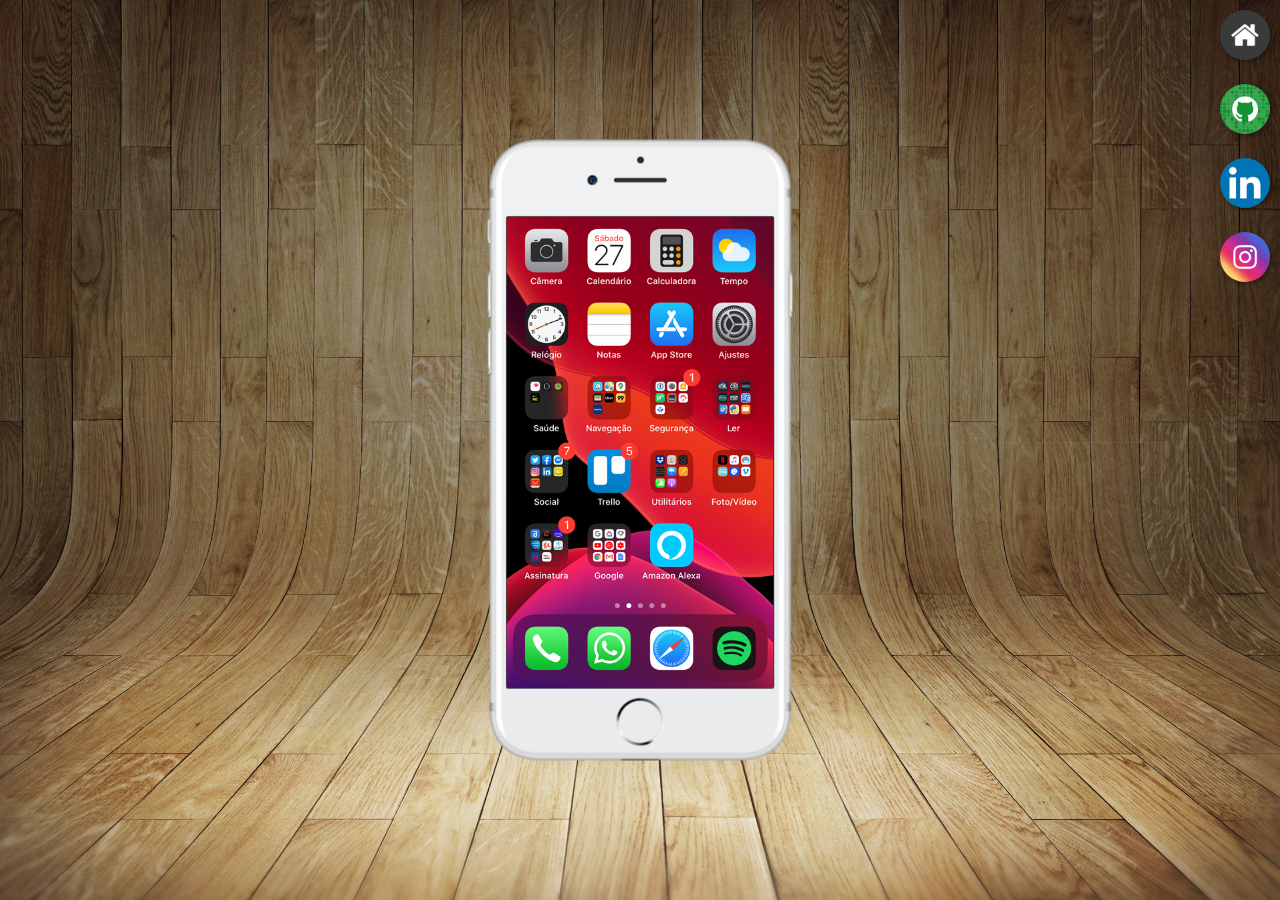
<file: index.html>
<!DOCTYPE html>
<html lang="pt-br">
<head>
    <meta charset="UTF-8">
    <meta name="viewport" content="width=device-width, initial-scale=1.0">
    <link rel="shortcut icon" href="imagens/favicon.ico" type="image/x-icon">
    <link rel="stylesheet" href="estilos/style.css">
    <title>Projeto Redes Sociais</title>
</head>
<body>
    <main>
        <section id="telefone">
            <iframe src="home.html" name="tela" id="tela" frameborder="0">
                Seu navegador não é compatível com isso.
            </iframe>
        </section>
        <section id="redes-sociais">
            <a href="home.html" target="tela"><img src="imagens/logo-home.jpg" alt="Home"></a><br> 

            <a href="github.html" target="tela"><img src="imagens/logo-github.jpg" alt="GitHub"></a><br>

            <a href="linkedin.html" target="tela"><img src="imagens/logo-linkedin.jpg" alt="LinkedIn"></a><br>

            <a href="instagram.html" target="tela"><img src="imagens/logo-instagram.jpg" alt="Instagram"></a><br>
        </section>
    </main>
</body>
</html>
</file>
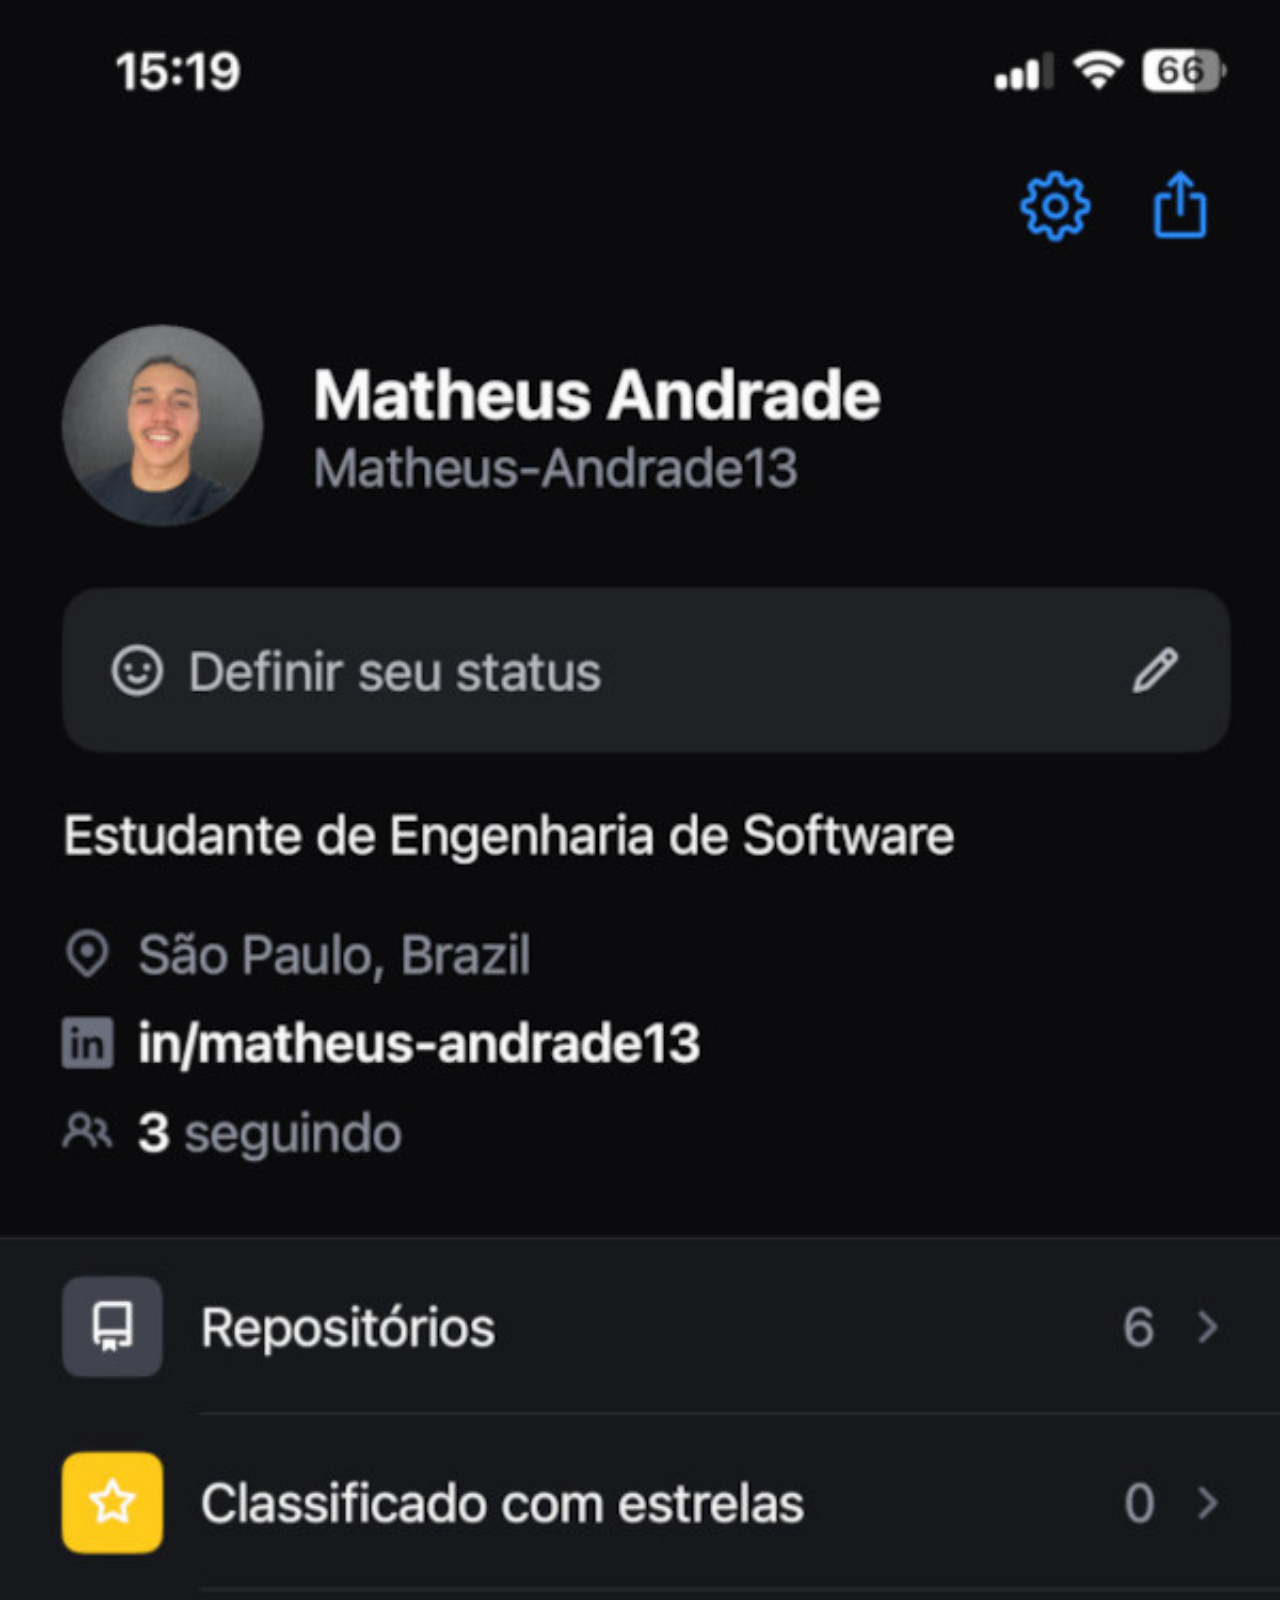
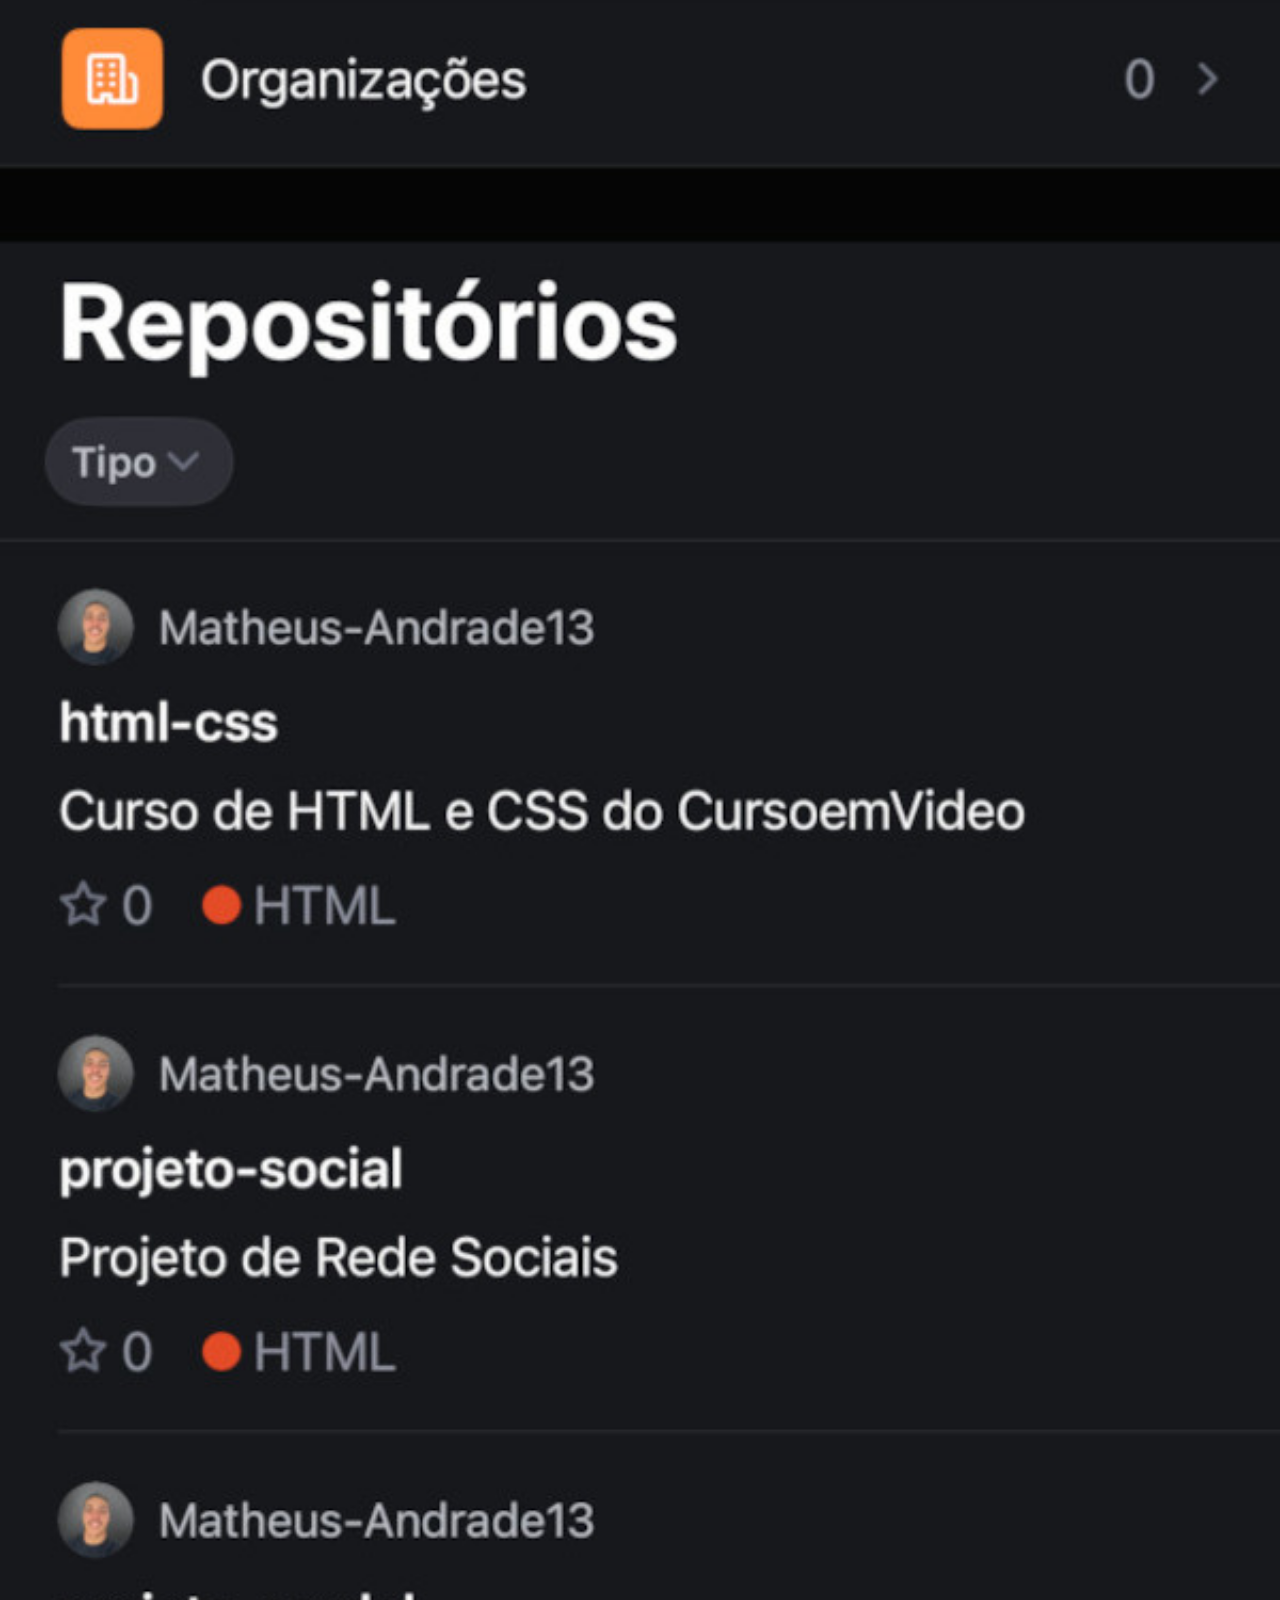
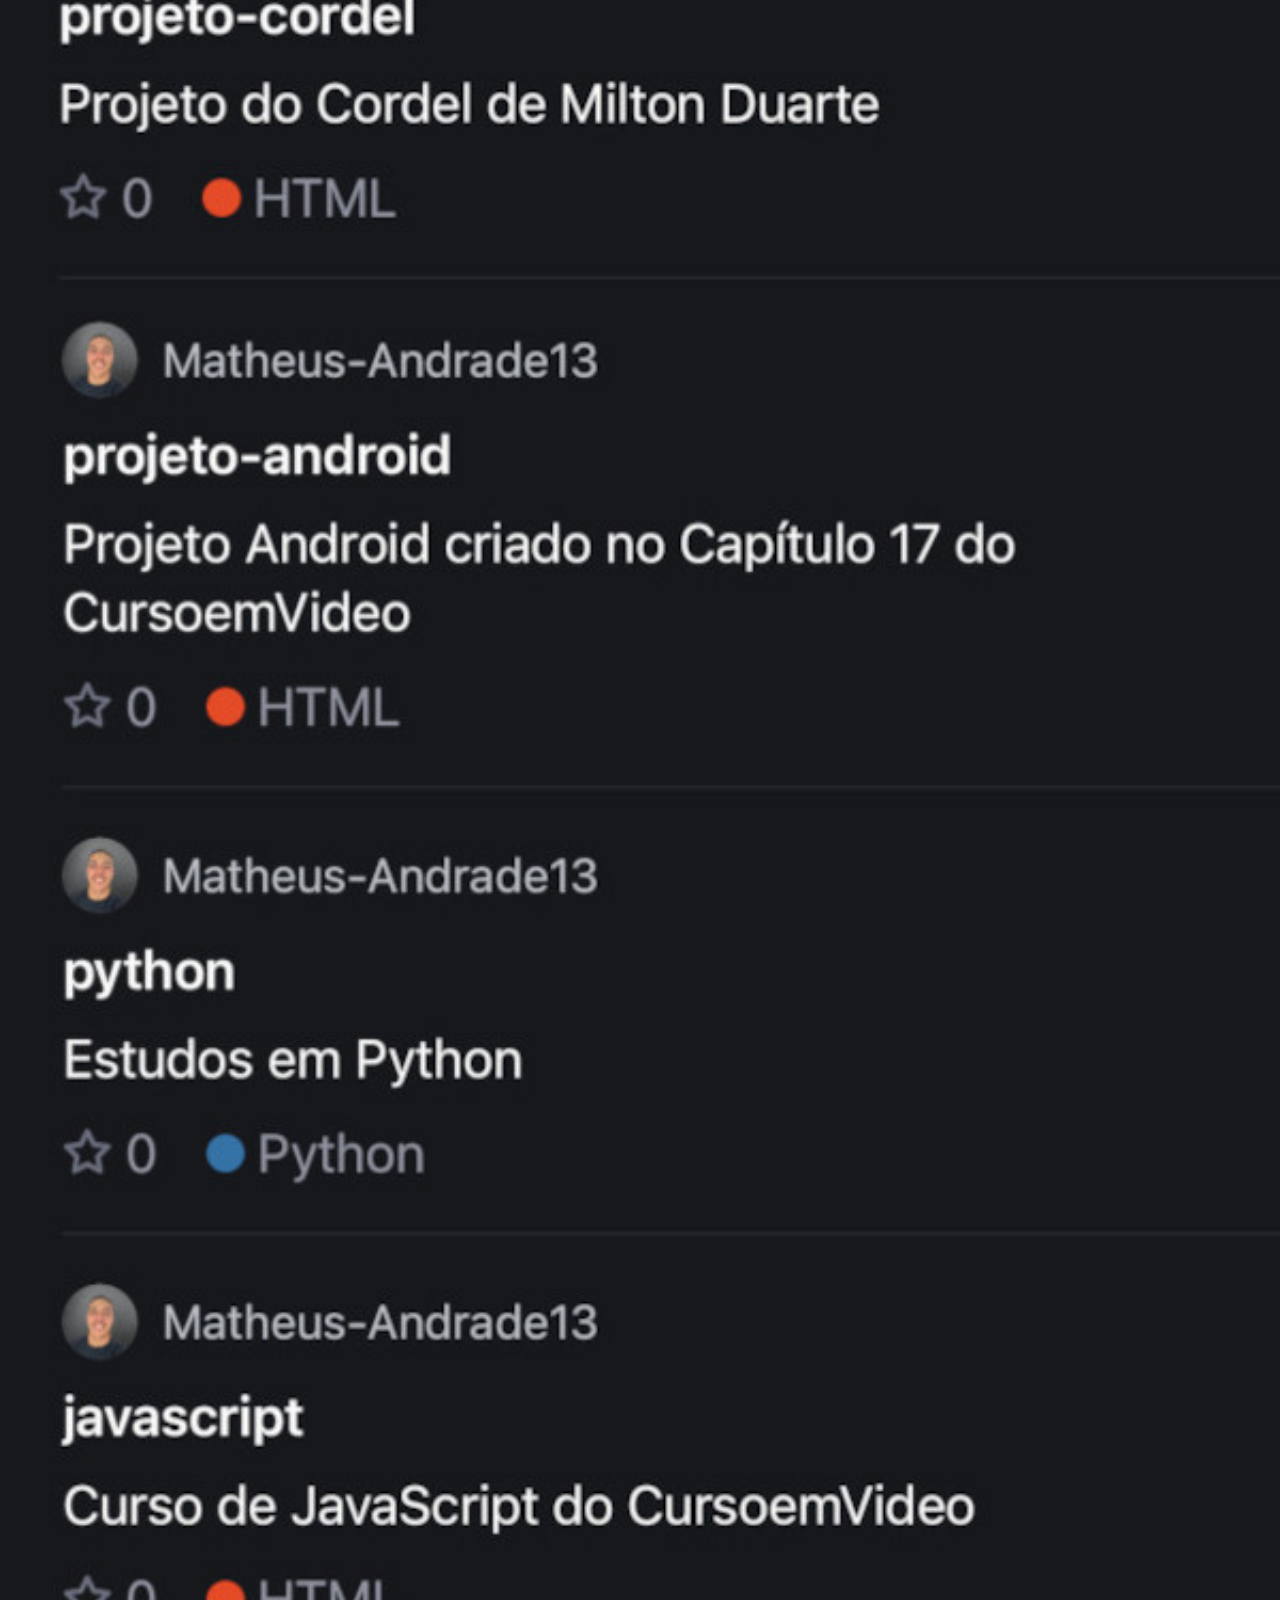
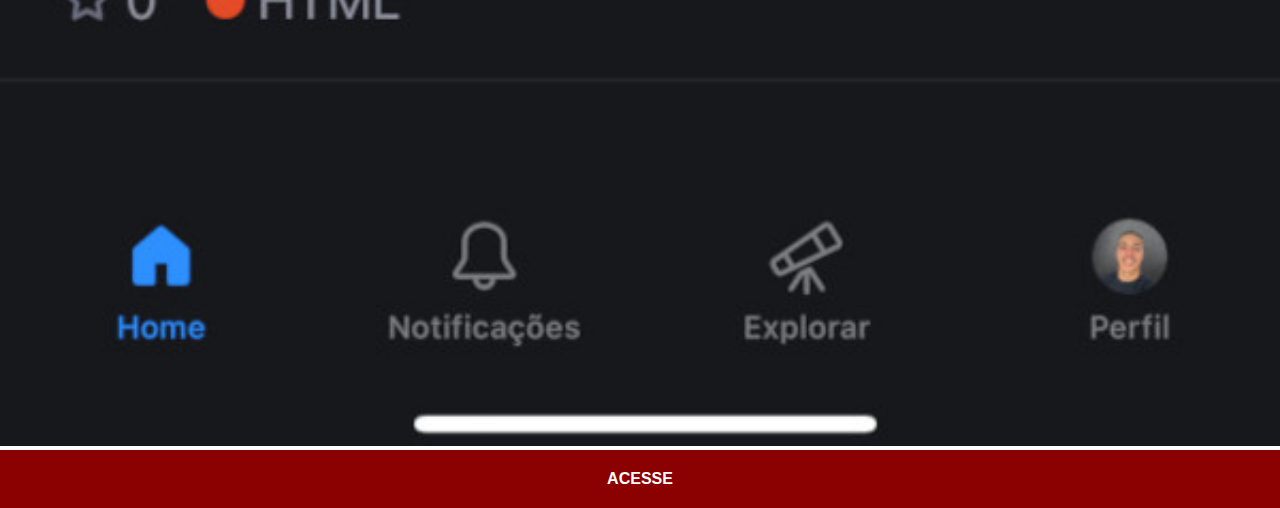
<file: github.html>
<!DOCTYPE html>
<html lang="pt-br">
<head>
    <meta charset="UTF-8">
    <meta name="viewport" content="width=device-width, initial-scale=1.0">
    <link rel="stylesheet" href="estilos/social.css">
    <title>GitHub</title>
</head>
<body>
    <img src="imagens/tela-github.jpg" alt="GitHub">
    <a href="https://github.com/Matheus-Andrade13" target="_blank">ACESSE</a>
</body>
</html>
</file>
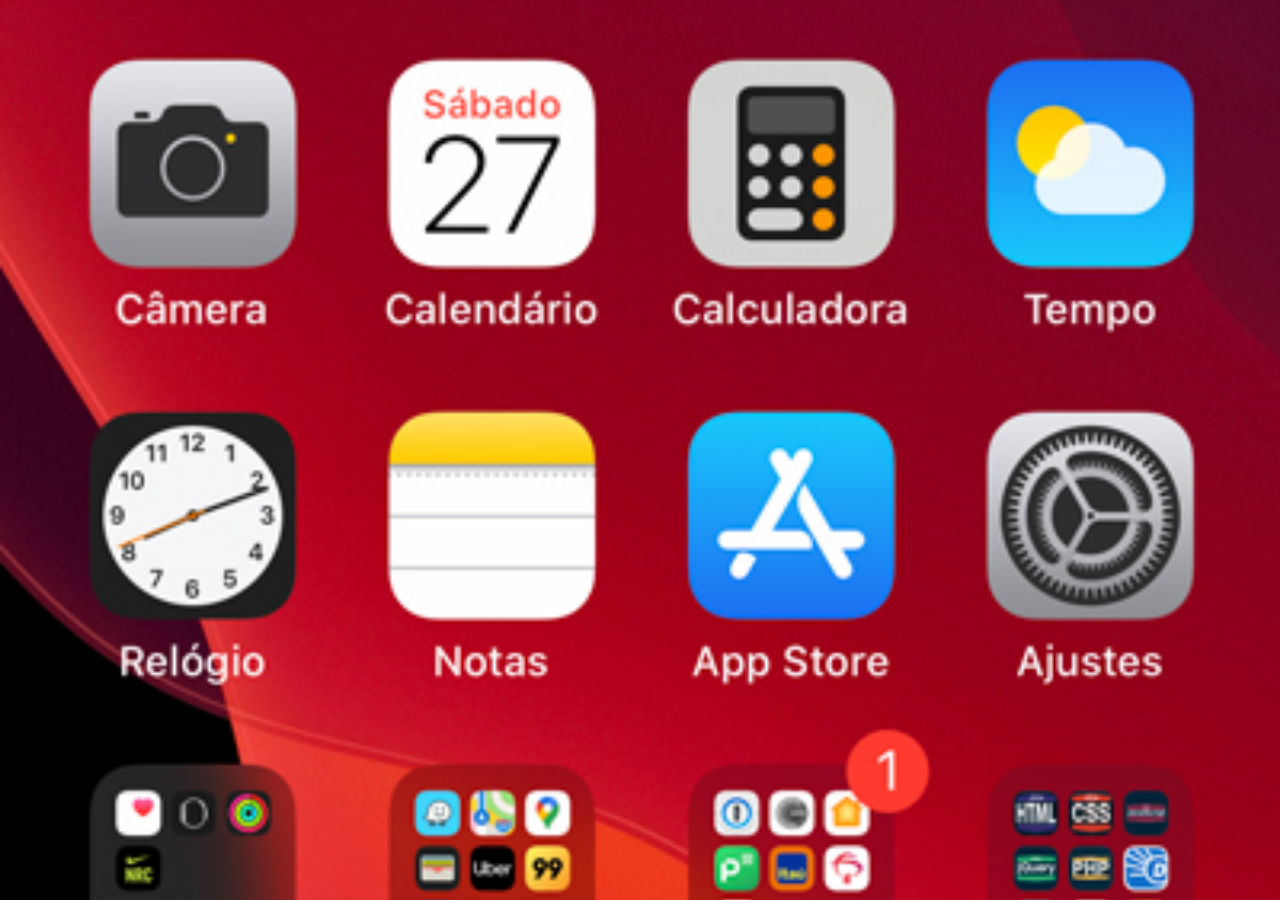
<file: home.html>
<!DOCTYPE html>
<html lang="pt-br">
<head>
    <meta charset="UTF-8">
    <meta name="viewport" content="width=device-width, initial-scale=1.0">
    <title>Home</title>
</head>
<style>
    * {
        margin: 0px;
        padding: 0px;
    }

    body {
        width: 100vw;
        height: 100vh;
        background: black url('imagens/tela-home.jpg') no-repeat top center;
        background-size: cover;
    }
</style>
<body>
    
</body>
</html>
</file>
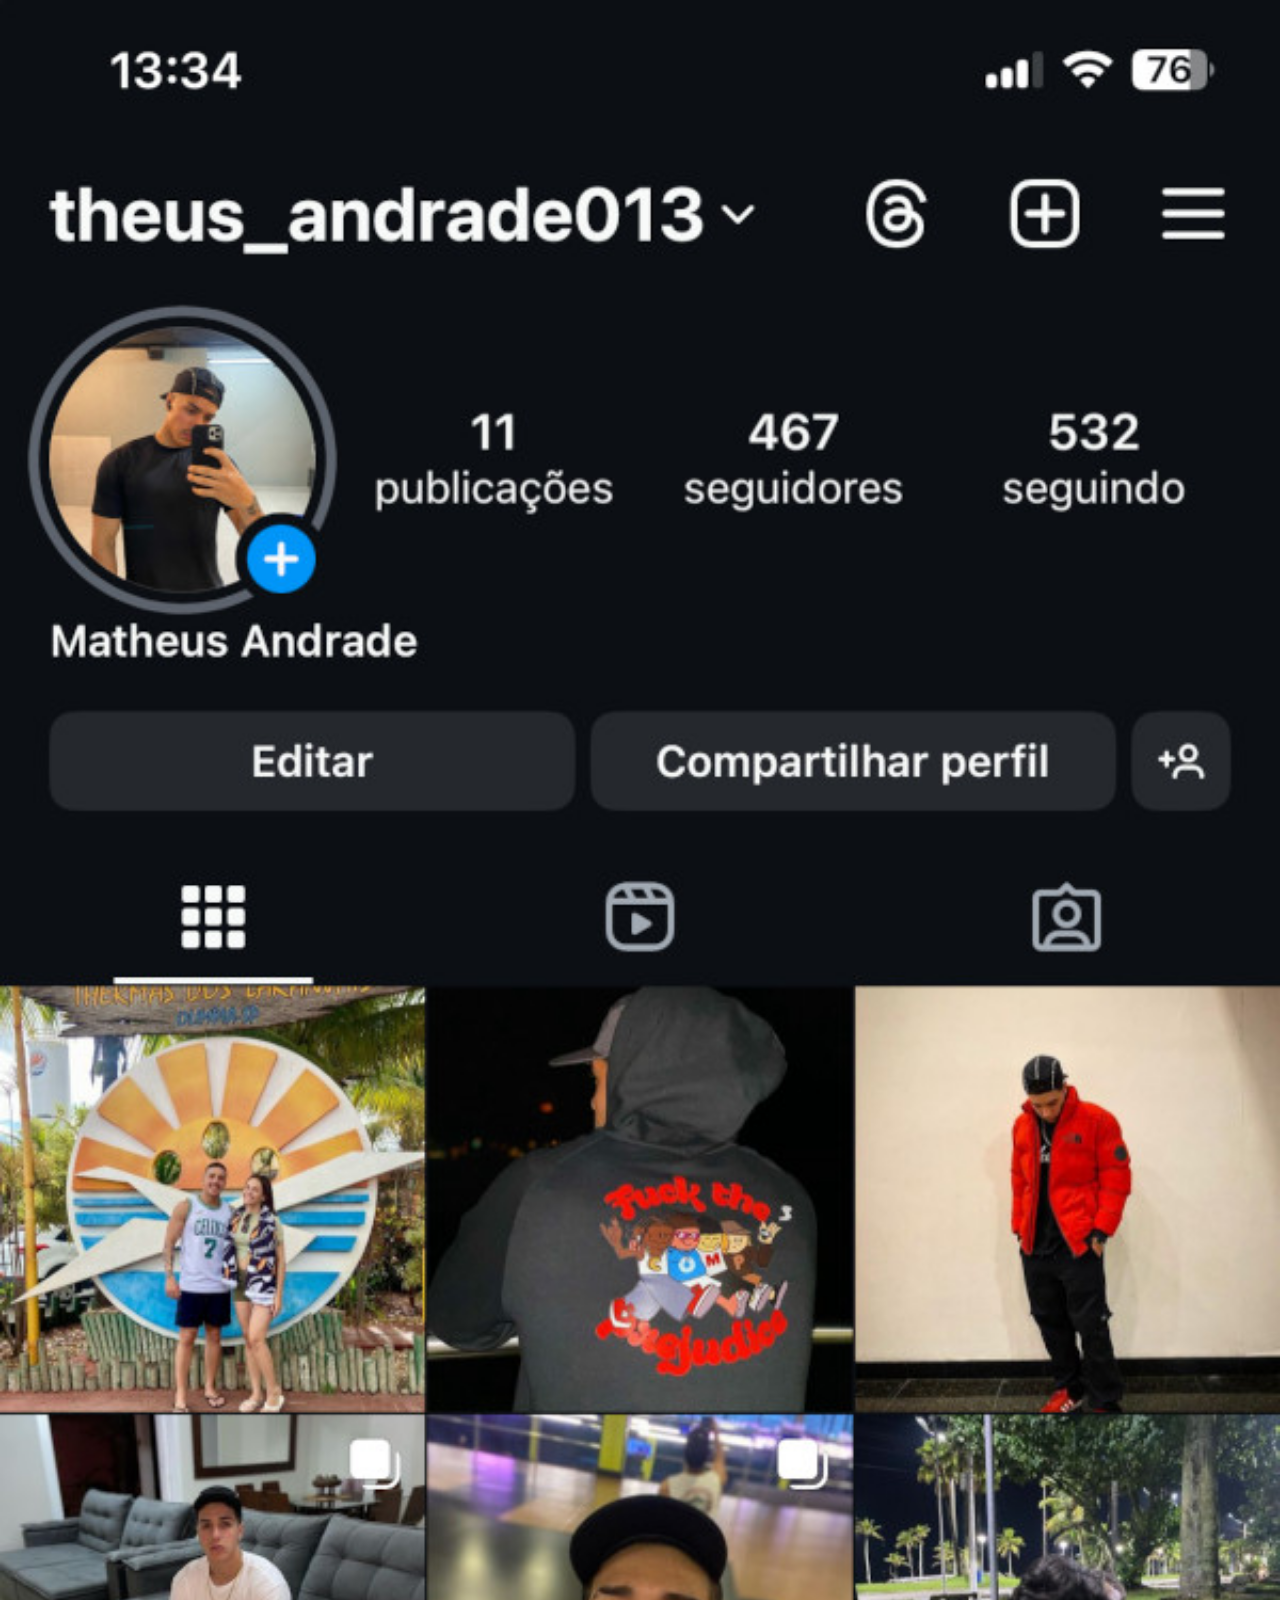
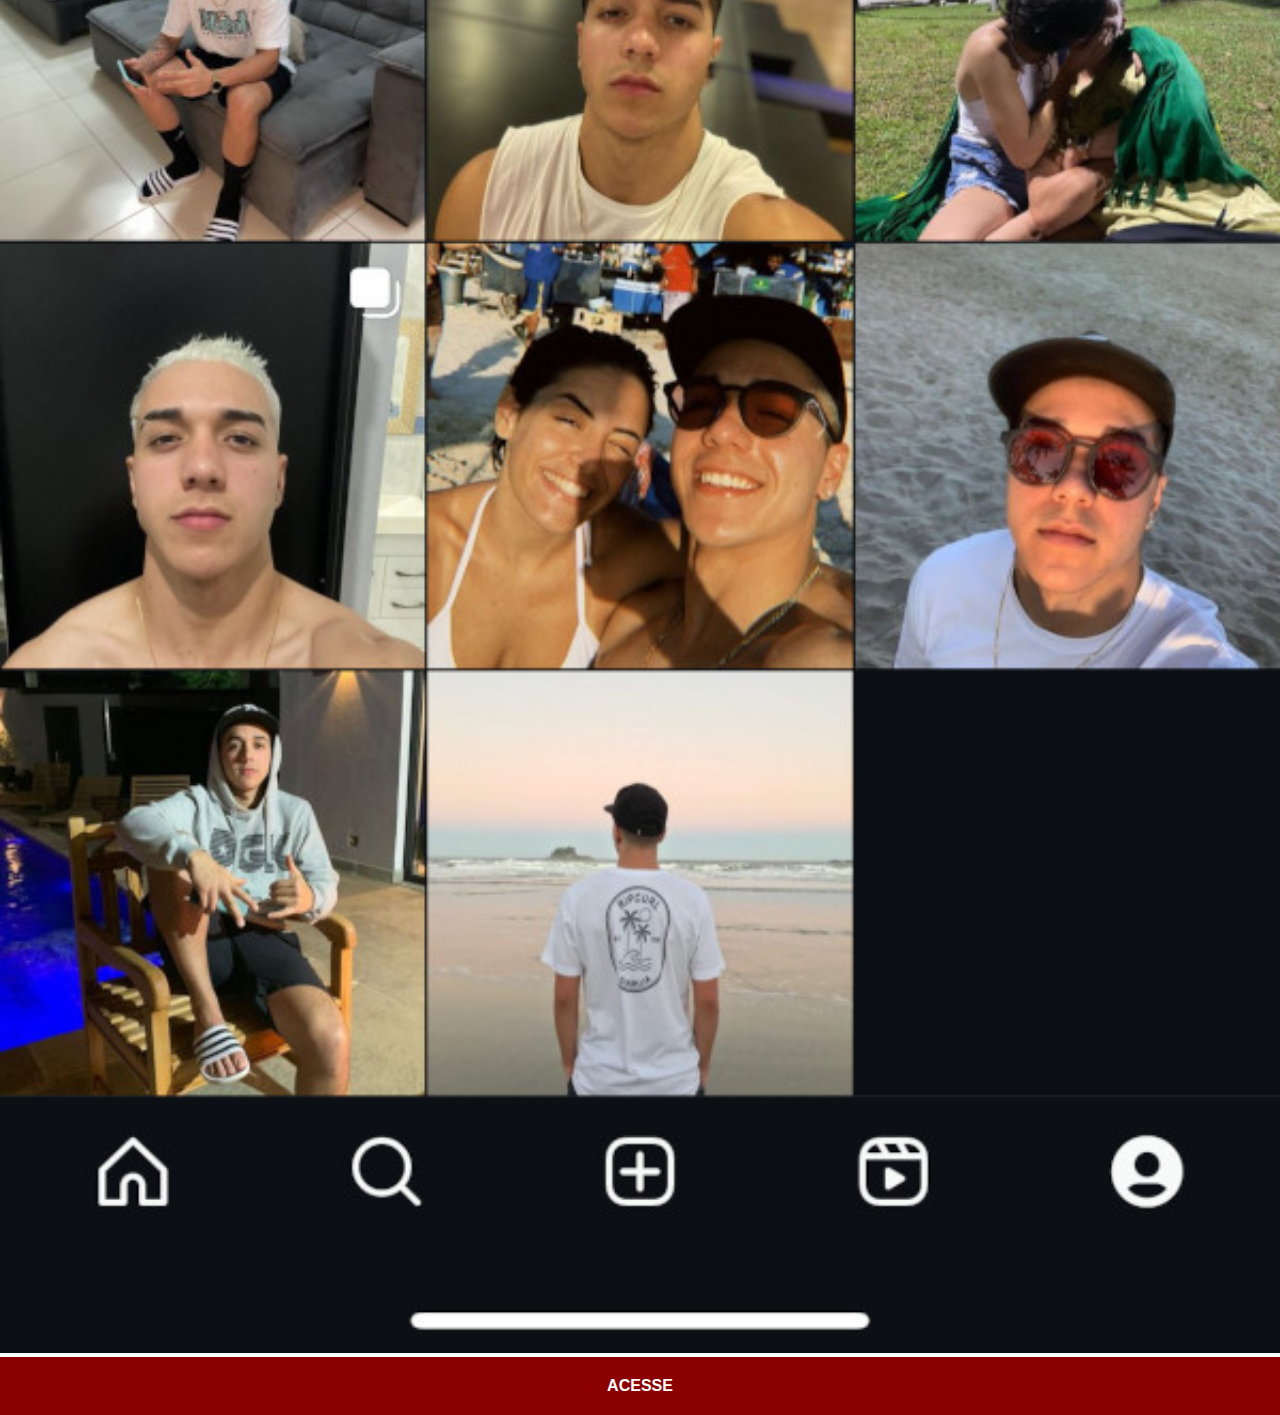
<file: instagram.html>
<!DOCTYPE html>
<html lang="pt-br">
<head>
    <meta charset="UTF-8">
    <meta name="viewport" content="width=device-width, initial-scale=1.0">
    <link rel="stylesheet" href="estilos/social.css">
    <title>Instagram</title>
</head>
<body>
    <img src="imagens/tela-instagram.jpg" alt="Instagram">
    <a href="https://www.instagram.com/theus_andrade013/" target="_blank">ACESSE</a>
</body>
</html>
</file>
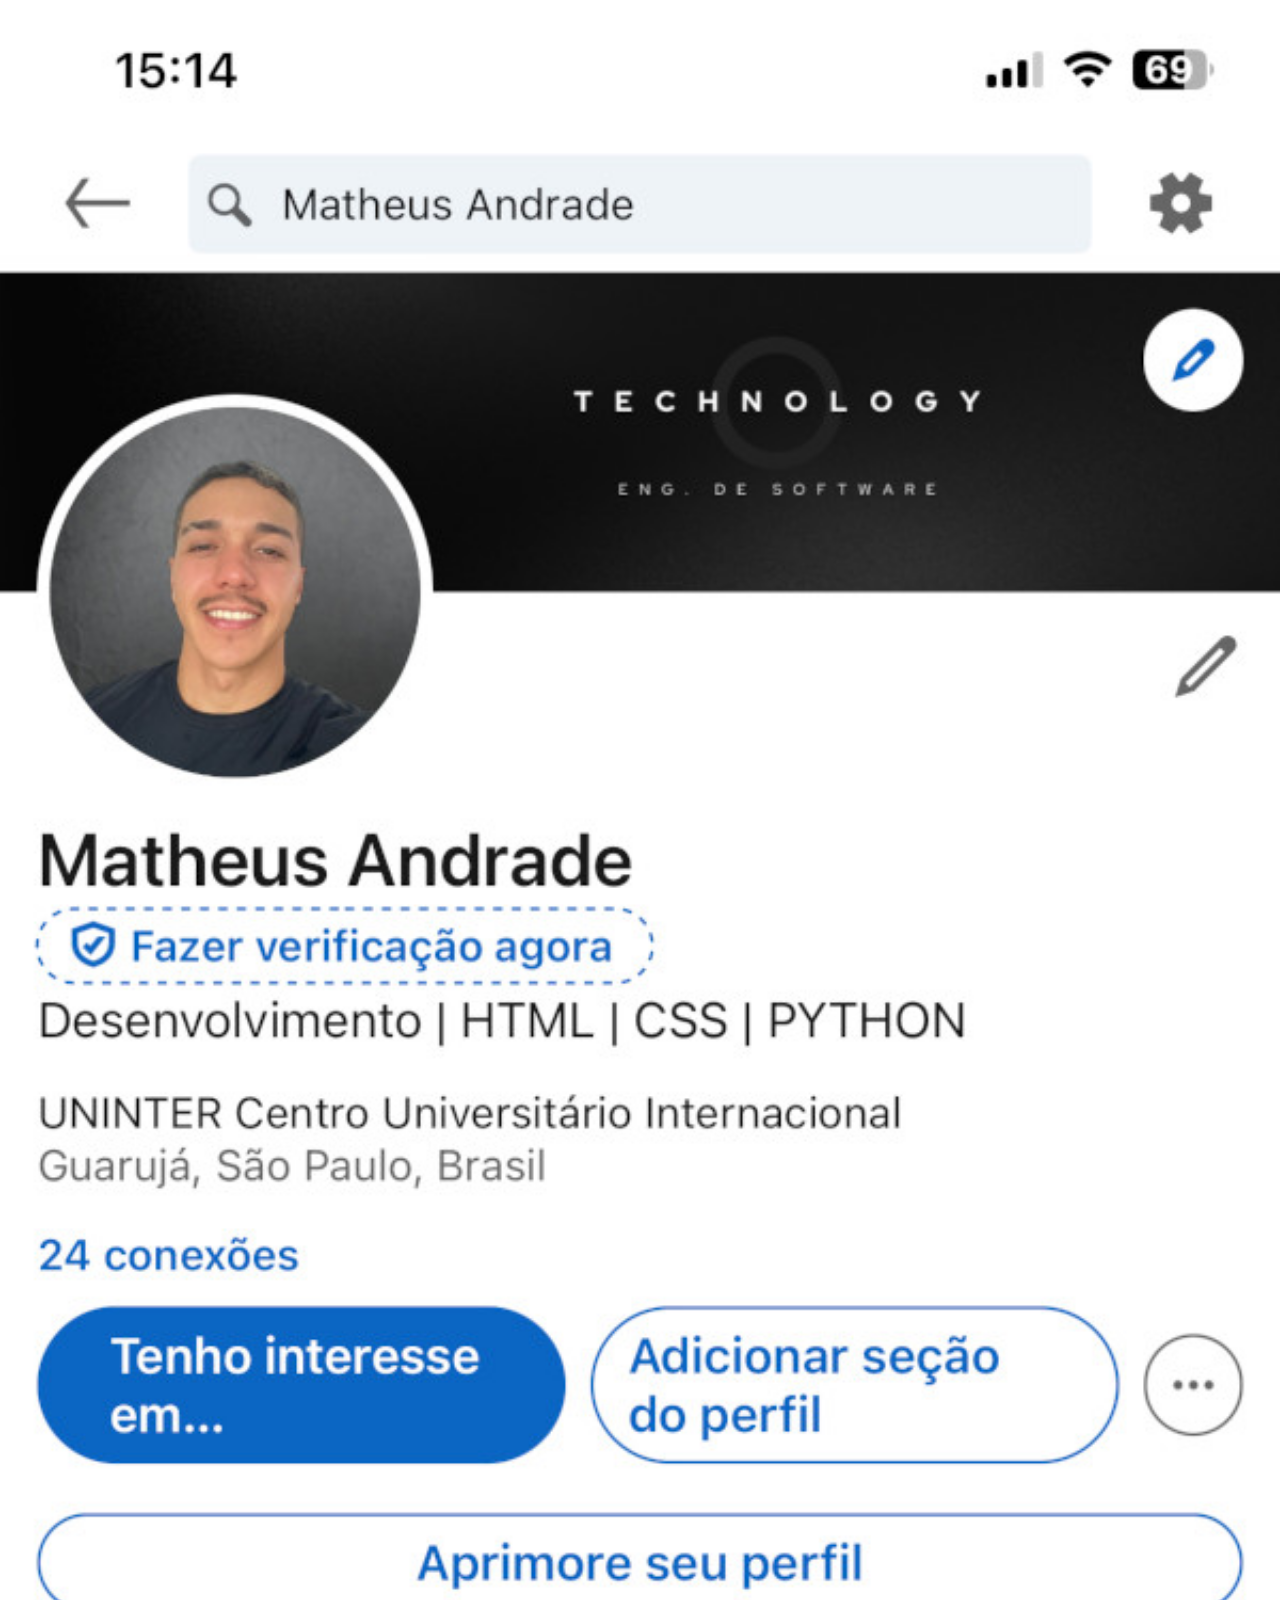
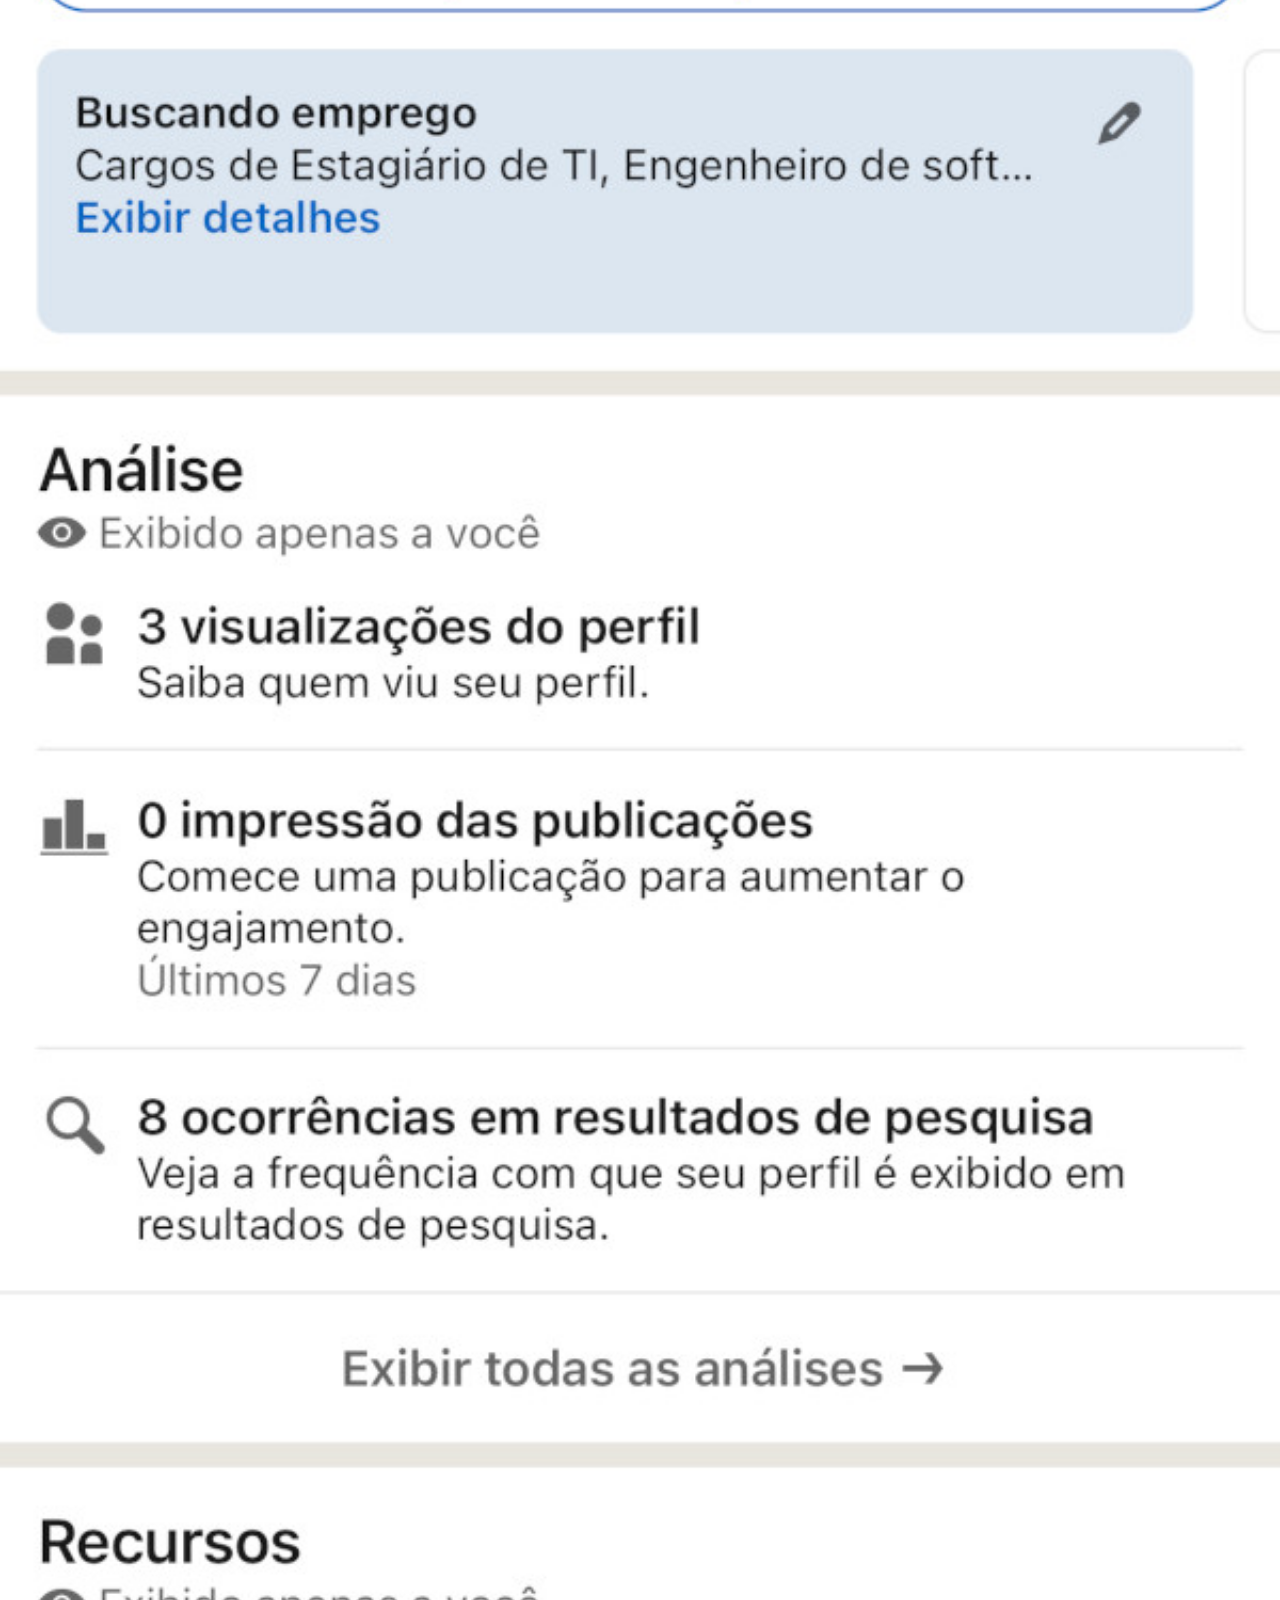
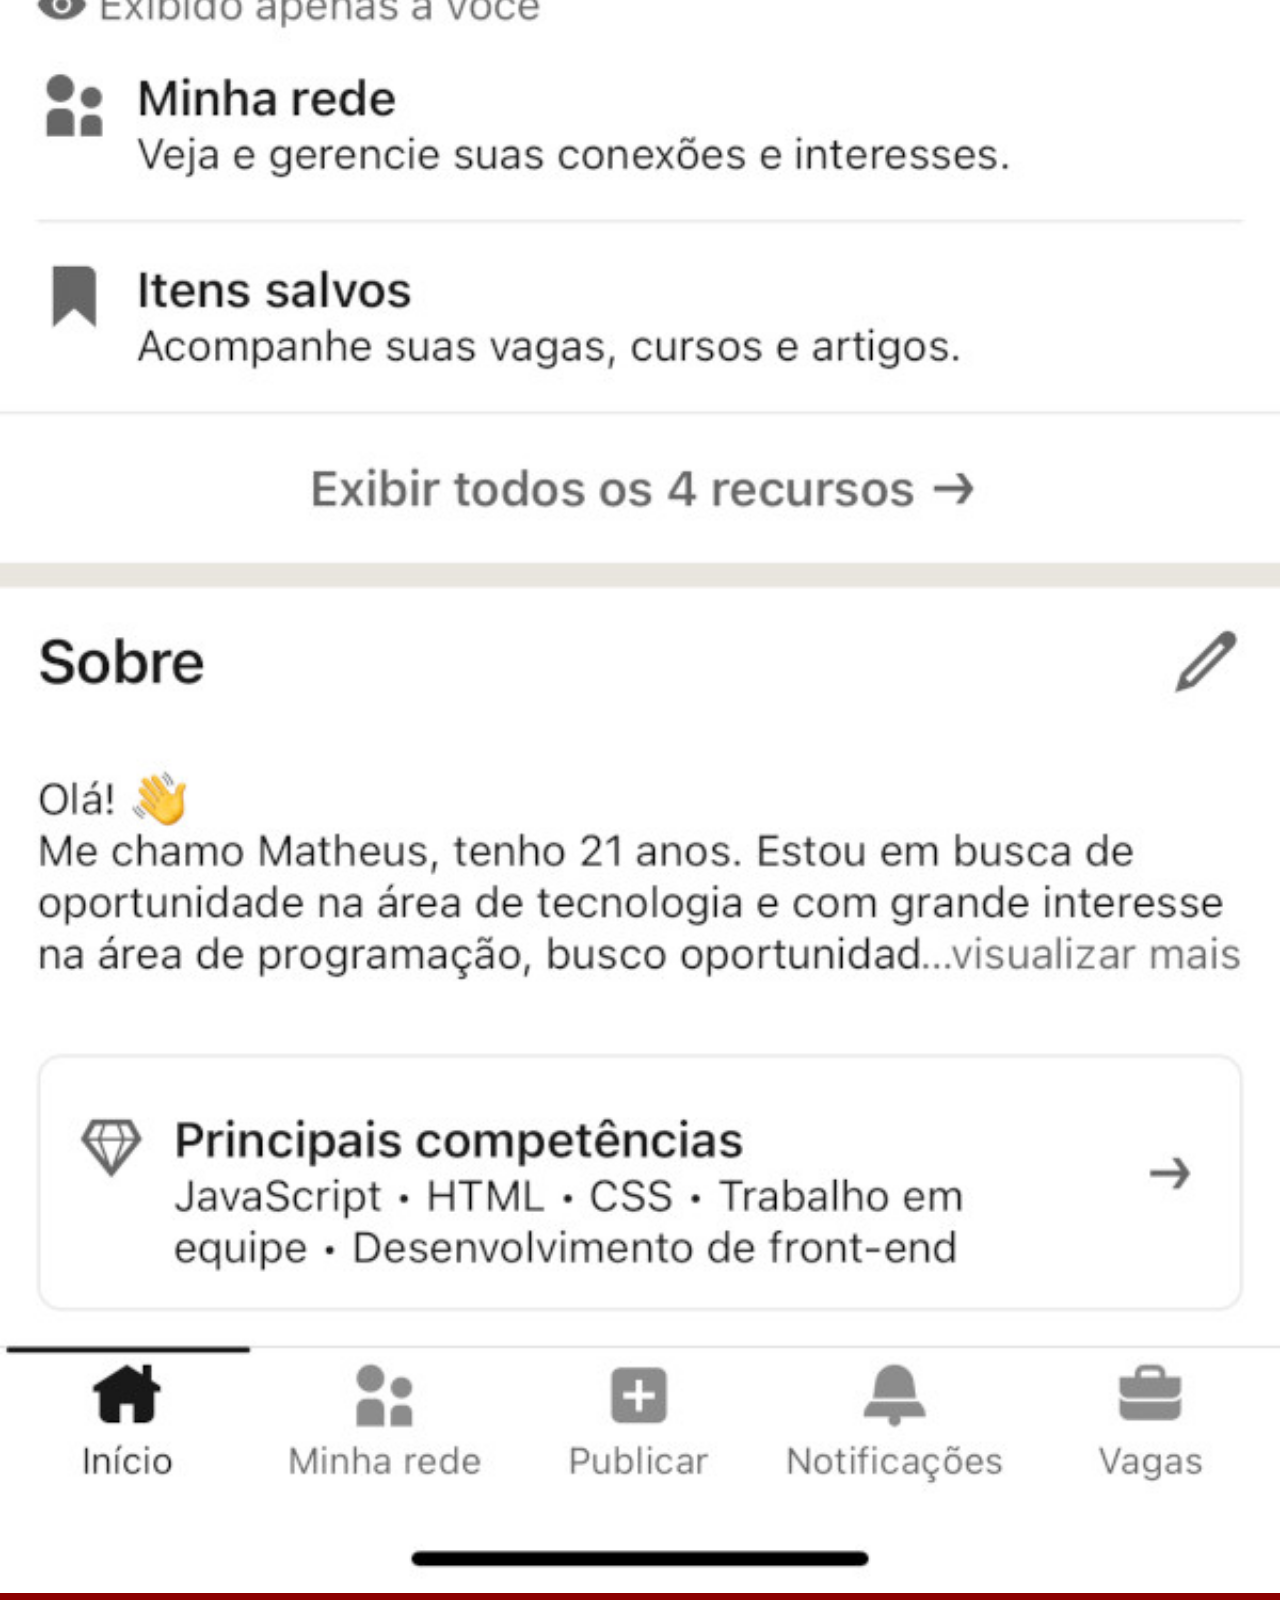
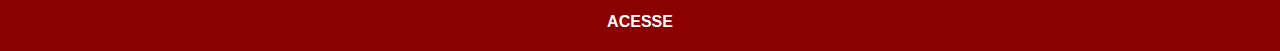
<file: linkedin.html>
<!DOCTYPE html>
<html lang="pt-br">
<head>
    <meta charset="UTF-8">
    <meta name="viewport" content="width=device-width, initial-scale=1.0">
    <link rel="stylesheet" href="estilos/social.css">
    <title>LinkedIn</title>
</head>
<body>
    <img src="imagens/tela-linkedin.jpg" alt="LinkedIn">
    <a href="https://www.linkedin.com/in/matheus-andrade13/" target="_blank">ACESSE</a>
</body>
</html>
</file>
<file: estilos/style.css>
@charset "UTF-8";

* {
    margin: 0px;
    padding: 0px;
}

html, body {
    height: 100vh;
    width: 100vw;
    background-color: black;
}

body {
    background: url('../imagens/fundo-madeira.jpg') no-repeat top center;
    background-size: cover;
    background-attachment: fixed;
}

main {
    position: relative;
    height: 100vh;
}

section#telefone {
    position: absolute;
    top: 50%;
    left: 50%;
    transform: translate(-50%, -50%);

    height: 627px;
    width: 311px;
    background: url('../imagens/frame-iphone.png') no-repeat;
}

iframe#tela {
    position: relative;
    top: 80px;
    left: 22px;
    width: 267px;
    height: 472px;
}

section#redes-sociais {
    text-align: right;
}

section#redes-sociais img {
    width: 50px;
    margin: 10px;
    border-radius: 50%;
    box-shadow: 2px 2px 5px rgba(0, 0, 0, 0.400);
    box-sizing: border-box;
}

section#redes-sociais img:hover {
    border: 2px solid rgba(255, 255, 255, 0.603);
    transform: translate(-3px, -3px);
    box-shadow: 5px 5px 10px rgba(0, 0, 0, 0.603);
    transition: transform .5s;
}
</file>
<file: estilos/social.css>
@charset "UTF-8";

* {
    margin: 0px;
    padding: 0px;
    font-family: Arial, Helvetica, sans-serif;
}

::-webkit-scrollbar {
    width: 0px;
    height: 0px;
}

img {
    width: 100vw;
}

a {
    display: block;
    background-color: darkred;
    color: white;
    padding: 20px;
    text-align: center;
    font-weight: bolder;
    text-decoration: none;
}

a:hover {
    background-color: red;
}
</file>
